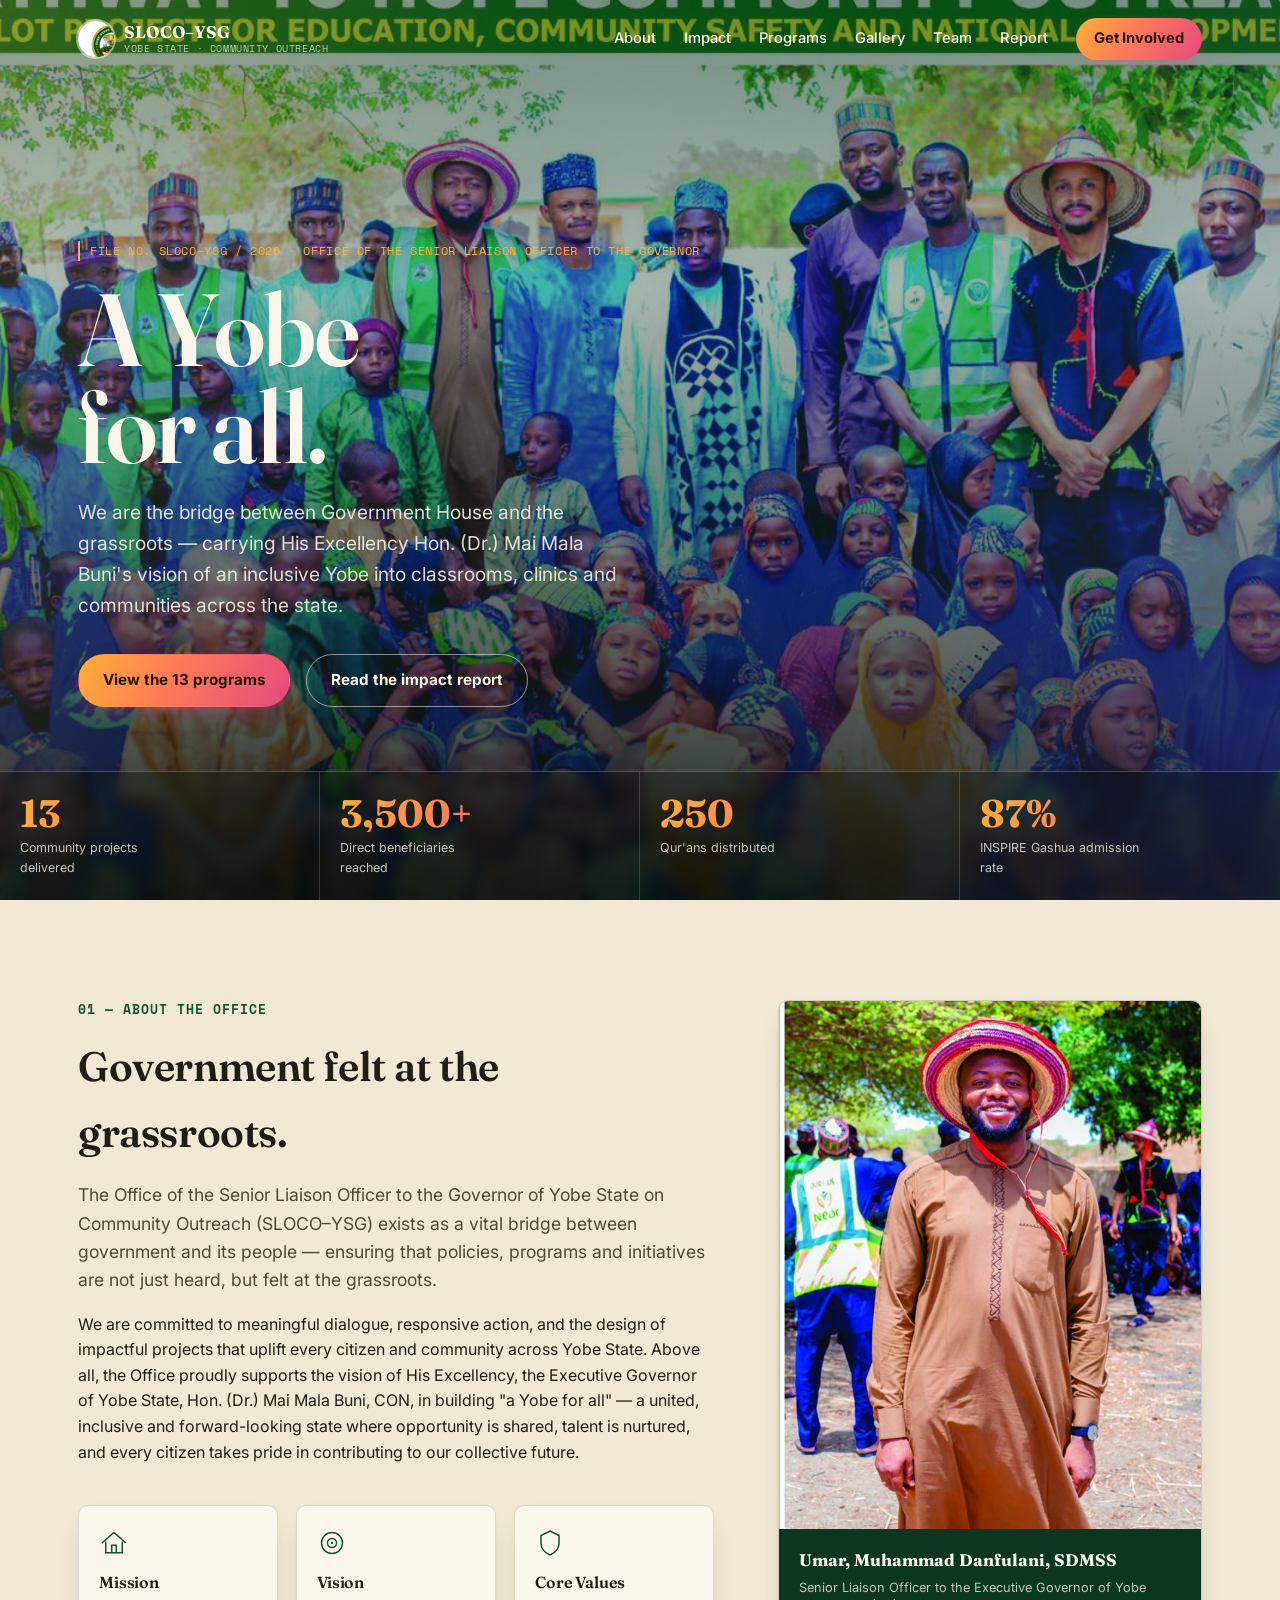
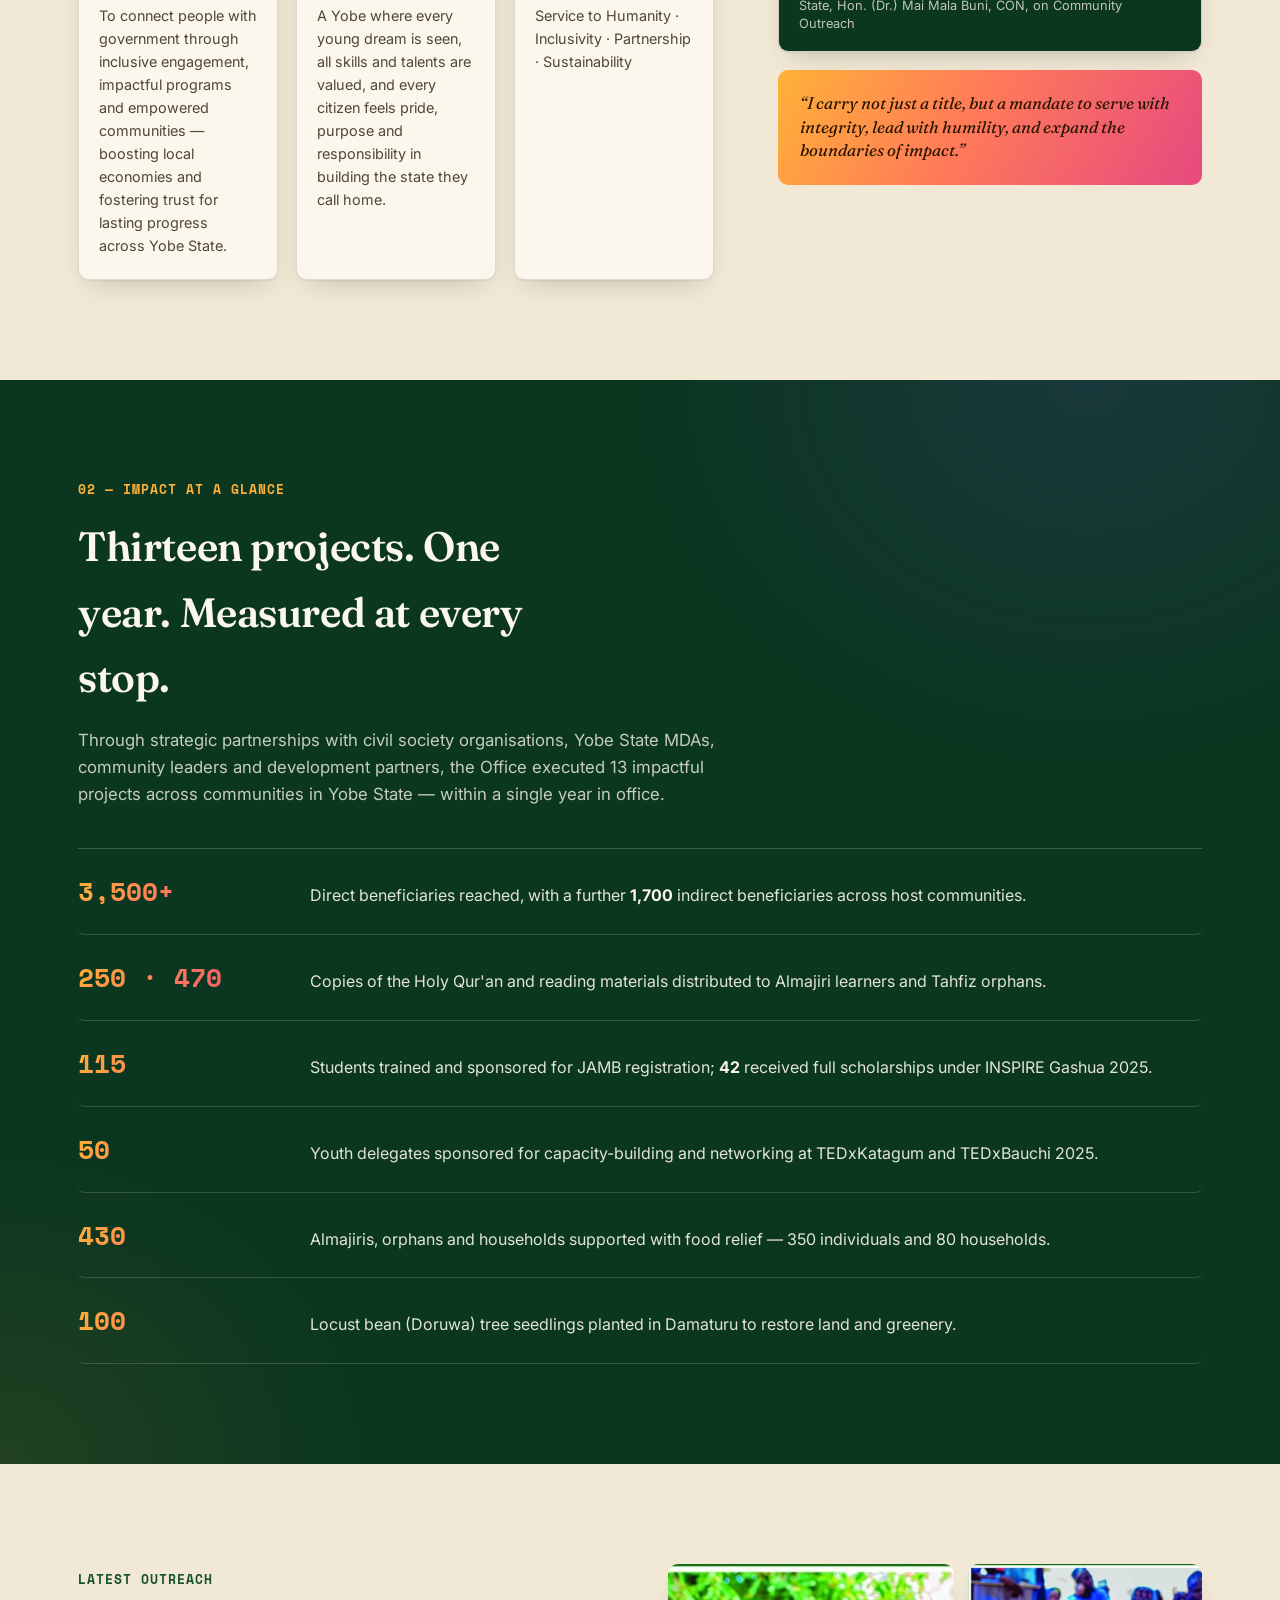
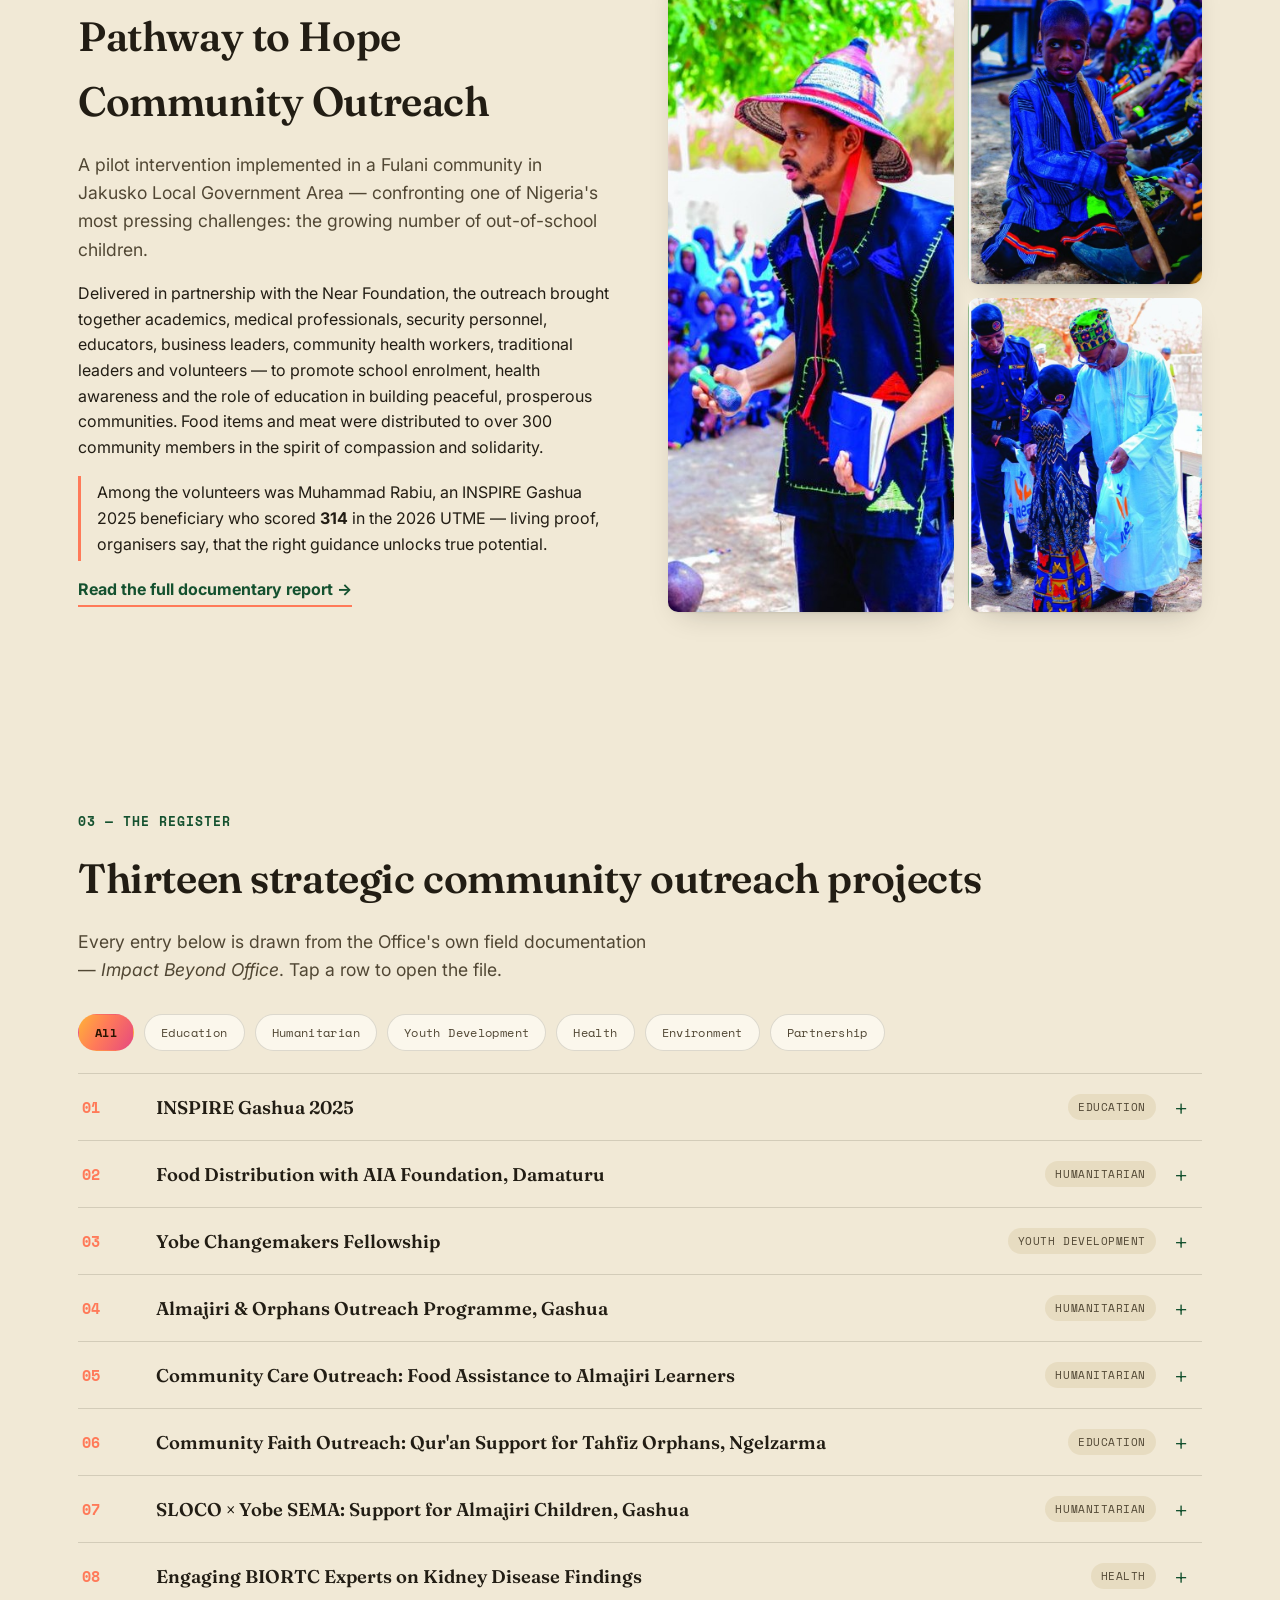
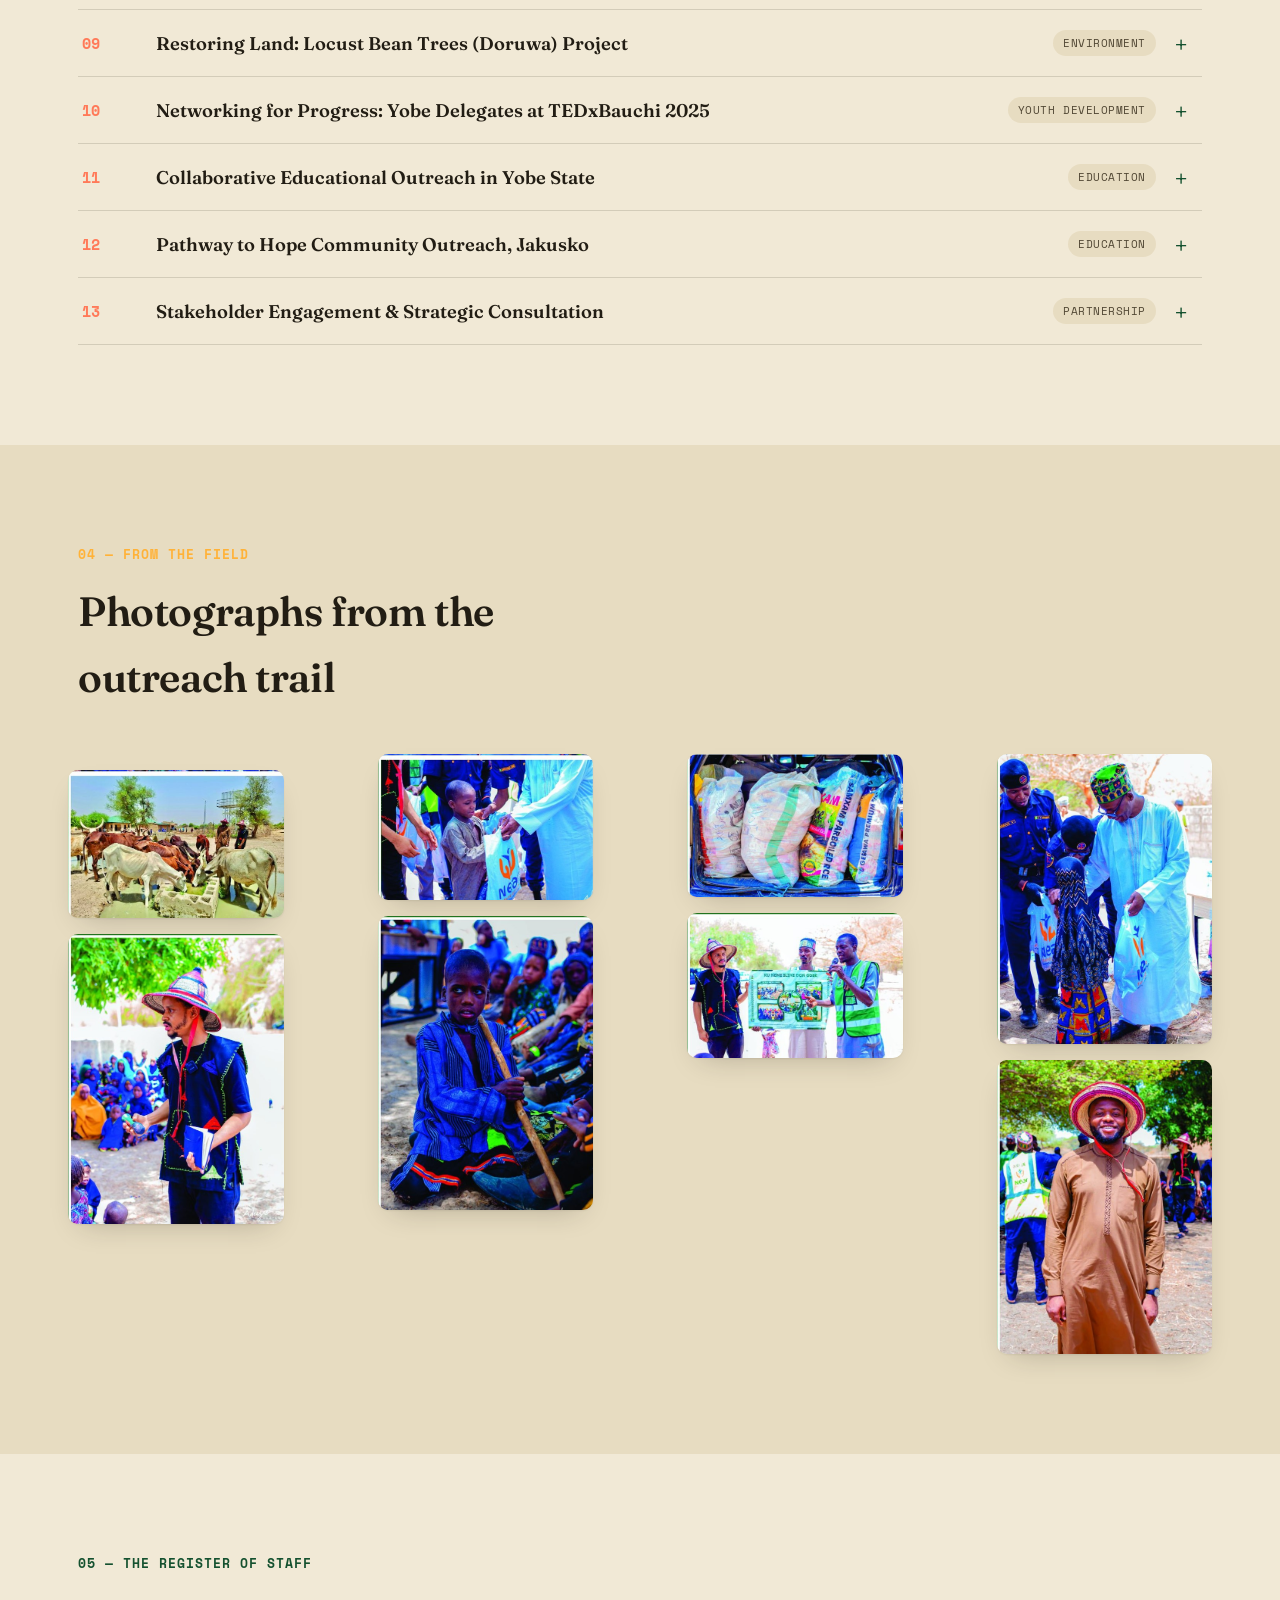
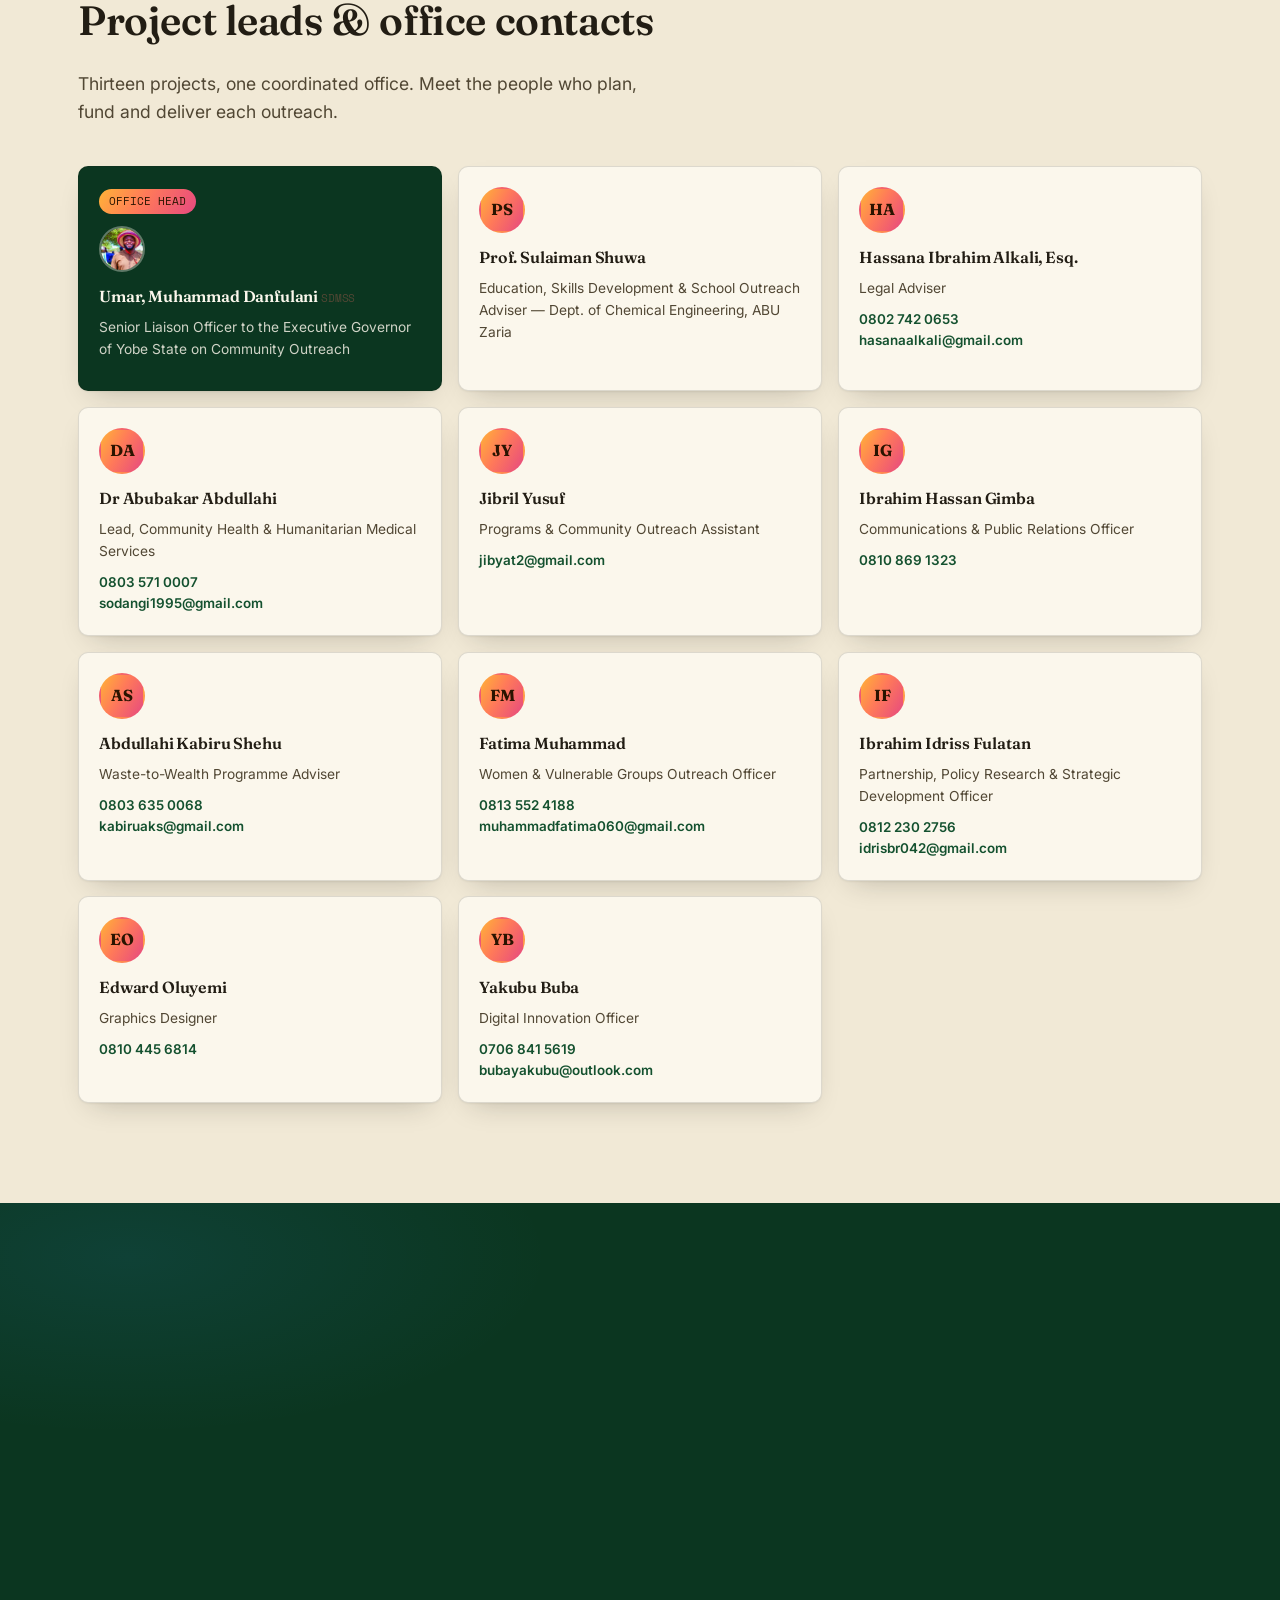
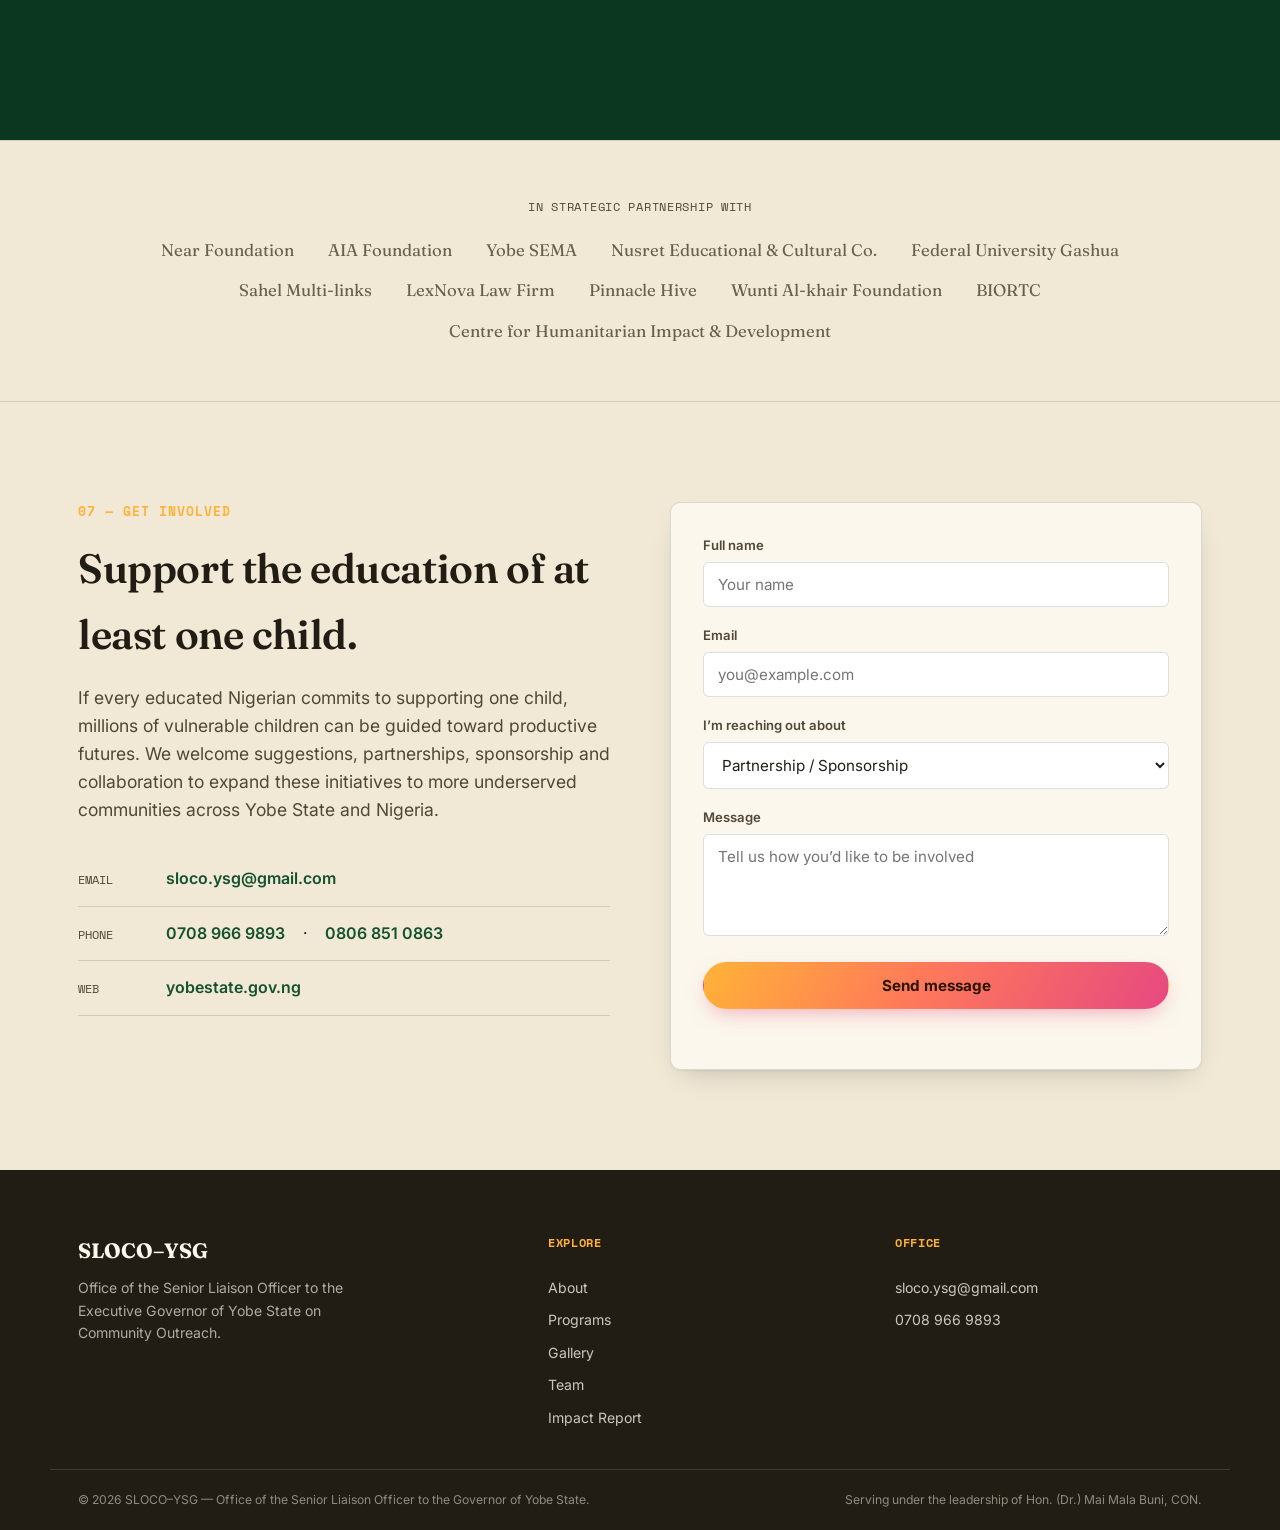
<file: index.html>
<!DOCTYPE html>
<html lang="en">
<head>
<meta charset="UTF-8">
<meta name="viewport" content="width=device-width, initial-scale=1.0">
<title>SLOCO&ndash;YSG</title>
<meta name="description" content="Office of the Senior Liaison Officer to the Executive Governor of Yobe State on Community Outreach (SLOCO-YSG). Bridging government and the grassroots through education, health, humanitarian relief and youth empowerment.">
<link rel="icon" href="favicon.png" type="image/png">
<link rel="preconnect" href="https://fonts.googleapis.com">
<link rel="preconnect" href="https://fonts.gstatic.com" crossorigin>
<link href="https://fonts.googleapis.com/css2?family=Fraunces:ital,opsz,wght@0,9..144,380;0,9..144,480;0,9..144,600;0,9..144,700;1,9..144,460&family=Inter:wght@400;500;600;700;800&family=Space+Mono:wght@400;700&display=swap" rel="stylesheet">
<link rel="stylesheet" href="styles.css">
</head>
<body>

<div class="grain-overlay" aria-hidden="true"></div>
<div class="aurora-bg" aria-hidden="true"><span></span><span></span><span></span></div>

<!-- ============ NAV ============ -->
<header class="site-header" id="siteHeader">
  <div class="nav-wrap">
    <a href="#top" class="brand">
      <img src="" alt="" class="brand-mark" id="brandMark" aria-hidden="true">
      <span class="brand-text">
        <strong id="brandName"></strong>
        <em id="brandSub"></em>
      </span>
    </a>
    <nav class="main-nav" id="mainNav">
      <a href="#about">About</a>
      <a href="#impact">Impact</a>
      <a href="#programs">Programs</a>
      <a href="#gallery">Gallery</a>
      <a href="#team">Team</a>
      <a href="#report">Report</a>
      <a href="#contact" class="nav-cta">Get Involved</a>
    </nav>
    <button class="nav-toggle" id="navToggle" aria-label="Toggle navigation" aria-expanded="false">
      <span></span><span></span><span></span>
    </button>
  </div>
</header>

<!-- ============ HERO ============ -->
<section class="hero" id="top">
  <div class="hero-media">
    <img src="" alt="SLOCO-YSG community outreach">
    <div class="hero-scrim"></div>
  </div>
  <div class="hero-inner" id="hero">
    <p class="dossier-tag"></p>
    <h1 class="hero-title"></h1>
    <p class="hero-sub"></p>
    <div class="hero-actions">
      <a href="#" class="btn btn-primary btn-shine"></a>
      <a href="#" class="btn btn-ghost"></a>
    </div>
  </div>
  <div class="hero-stat-strip" id="heroStats"></div>
</section>

<!-- ============ ABOUT ============ -->
<section class="section about" id="about">
  <div class="section-inner about-grid">
    <div class="about-copy reveal">
      <p class="eyebrow"></p>
      <h2></h2>
      <p class="lede"></p>
      <p class="body-text"></p>
      <div class="mvv-grid"></div>
    </div>
    <aside class="about-figure reveal">
      <figure class="portrait-card">
        <img src="" alt="">
        <figcaption>
          <strong></strong>
          <span></span>
        </figcaption>
      </figure>
      <div class="quote-card"><p></p></div>
    </aside>
  </div>
</section>

<!-- ============ IMPACT LEDGER ============ -->
<section class="section ledger" id="impact">
  <div class="section-inner">
    <p class="eyebrow eyebrow-light"></p>
    <h2 class="ledger-title"></h2>
    <p class="ledger-lede"></p>
    <div class="ledger-table reveal"></div>
  </div>
</section>

<!-- ============ FEATURED PROJECT ============ -->
<section class="section featured" id="featured">
  <div class="section-inner featured-grid">
    <div class="featured-copy reveal">
      <p class="eyebrow"></p>
      <h2></h2>
      <p class="lede"></p>
      <p class="body-text"></p>
      <p class="callout"></p>
      <a href="#" class="text-link"></a>
    </div>
    <div class="featured-gallery reveal"></div>
  </div>
</section>

<!-- ============ PROGRAMS / REGISTER ============ -->
<section class="section programs" id="programs">
  <div class="section-inner">
    <p class="eyebrow"></p>
    <h2></h2>
    <p class="lede lede-narrow"></p>
    <div class="filter-row" id="filterRow"></div>
    <div class="register" id="register"></div>
  </div>
</section>

<!-- ============ GALLERY ============ -->
<section class="section gallery-section" id="gallery">
  <div class="section-inner">
    <p class="eyebrow eyebrow-light"></p>
    <h2 class="gallery-title"></h2>
  </div>
  <div class="gallery-grid reveal" id="galleryGrid"></div>
</section>

<!-- ============ TEAM ============ -->
<section class="section team" id="team">
  <div class="section-inner">
    <p class="eyebrow"></p>
    <h2></h2>
    <p class="lede lede-narrow"></p>
    <div class="team-grid" id="teamGrid"></div>
  </div>
</section>

<!-- ============ REPORT ============ -->
<section class="section report" id="report">
  <div class="section-inner report-grid">
    <div class="report-copy reveal">
      <p class="eyebrow eyebrow-light"></p>
      <h2></h2>
      <p class="lede"></p>
      <p class="body-text"></p>
      <div class="report-actions">
        <a href="#" target="_blank" rel="noopener" class="btn btn-primary btn-shine"></a>
        <span class="report-link-text"></span>
      </div>
    </div>
    <div class="report-visual reveal"><img src="" alt="Impact Beyond Office report cover"></div>
  </div>
</section>

<!-- ============ PARTNERS ============ -->
<section class="section partners">
  <div class="section-inner">
    <p class="partners-label"></p>
    <div class="partners-strip"></div>
  </div>
</section>

<!-- ============ CONTACT ============ -->
<section class="section contact" id="contact">
  <div class="section-inner contact-grid">
    <div class="contact-copy reveal">
      <p class="eyebrow eyebrow-light"></p>
      <h2></h2>
      <p class="lede"></p>
      <ul class="contact-list" id="contactList"></ul>
    </div>
    <form class="contact-form reveal" id="contactForm">
      <div class="form-row">
        <label for="fname">Full name</label>
        <input id="fname" name="name" type="text" required placeholder="Your name">
      </div>
      <div class="form-row">
        <label for="femail">Email</label>
        <input id="femail" name="email" type="email" required placeholder="you@example.com">
      </div>
      <div class="form-row">
        <label for="fsubject">I&rsquo;m reaching out about</label>
        <select id="fsubject" name="subject">
          <option>Partnership / Sponsorship</option>
          <option>Requesting outreach in my community</option>
          <option>Volunteering</option>
          <option>Media enquiry</option>
          <option>Other</option>
        </select>
      </div>
      <div class="form-row">
        <label for="fmessage">Message</label>
        <textarea id="fmessage" name="message" rows="4" required placeholder="Tell us how you&rsquo;d like to be involved"></textarea>
      </div>
      <button type="submit" class="btn btn-primary btn-block btn-shine">Send message</button>
      <p class="form-note" id="formNote" role="status"></p>
    </form>
  </div>
</section>

<!-- ============ FOOTER ============ -->
<footer class="site-footer">
  <div class="section-inner footer-grid">
    <div class="footer-brand">
      <strong id="footerBrandName"></strong>
      <p id="footerTagline"></p>
    </div>
    <div class="footer-links">
      <h4>Explore</h4>
      <a href="#about">About</a>
      <a href="#programs">Programs</a>
      <a href="#gallery">Gallery</a>
      <a href="#team">Team</a>
      <a href="#report">Impact Report</a>
    </div>
    <div class="footer-links">
      <h4>Office</h4>
      <a href="mailto:sloco.ysg@gmail.com">sloco.ysg@gmail.com</a>
      <a href="tel:+2347089669893">0708 966 9893</a>
    </div>
  </div>
  <div class="footer-base">
    <span>&copy; <span id="year"></span> <span id="footerBrandName2">SLOCO&ndash;YSG</span> &mdash; Office of the Senior Liaison Officer to the Governor of Yobe State.</span>
    <span id="footerNote"></span>
  </div>
</footer>

<script src="data-store.js"></script>
<script src="render.js"></script>
</body>
</html>
</file>
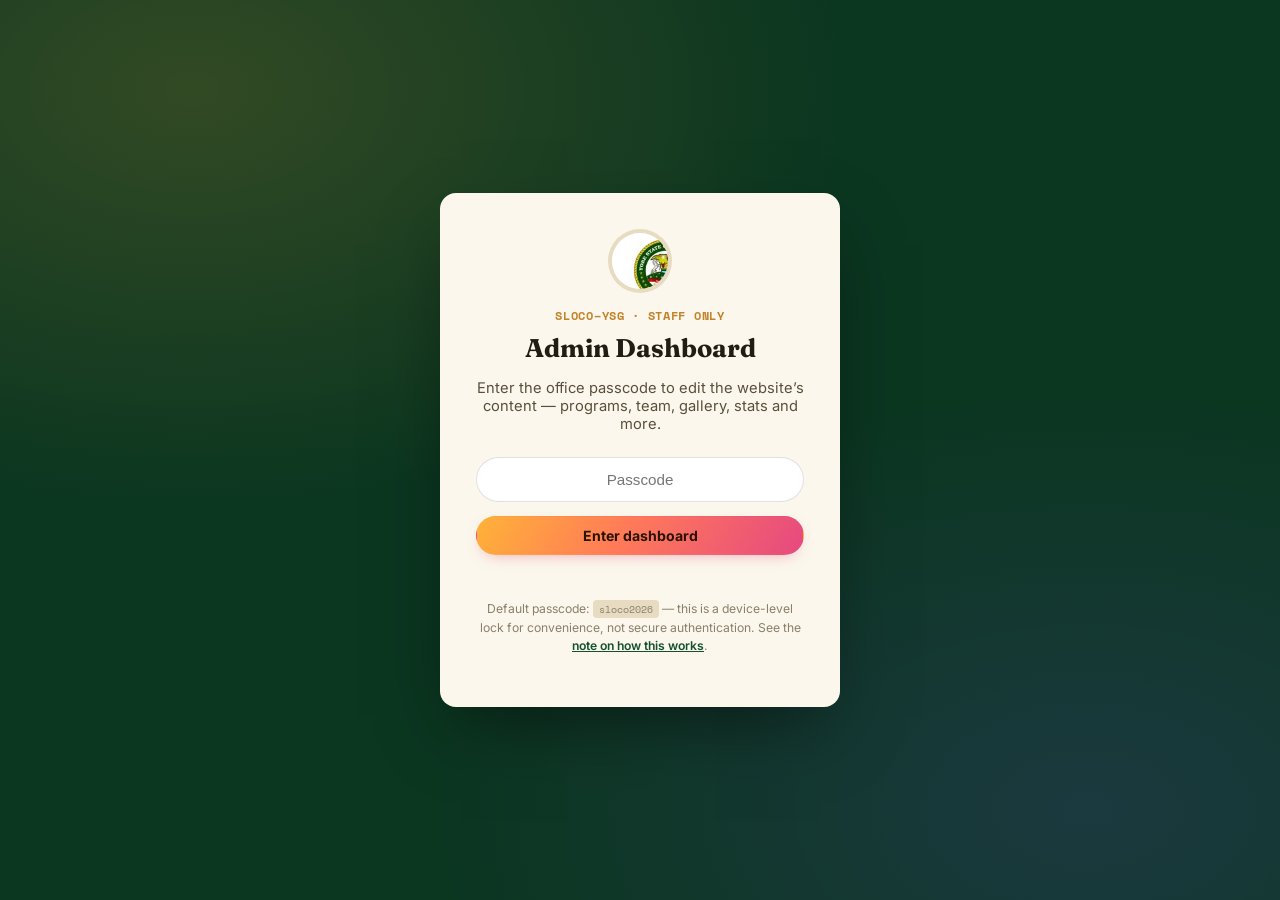
<file: admin.html>
<!DOCTYPE html>
<html lang="en">
<head>
<meta charset="UTF-8">
<meta name="viewport" content="width=device-width, initial-scale=1.0">
<title>SLOCO&ndash;YSG &middot; Admin Dashboard</title>
<link rel="icon" href="favicon.png" type="image/png">
<link rel="preconnect" href="https://fonts.googleapis.com">
<link rel="preconnect" href="https://fonts.gstatic.com" crossorigin>
<link href="https://fonts.googleapis.com/css2?family=Fraunces:opsz,wght@9..144,600;9..144,700&family=Inter:wght@400;500;600;700;800&family=Space+Mono:wght@400;700&display=swap" rel="stylesheet">
<link rel="stylesheet" href="admin.css">
</head>
<body>

<!-- ============ LOGIN GATE ============ -->
<div class="login-screen" id="loginScreen">
  <div class="login-card">
    <div class="login-mark">
      <img src="logo-crop.png" alt="">
    </div>
    <p class="login-eyebrow">SLOCO&ndash;YSG &middot; Staff Only</p>
    <h1>Admin Dashboard</h1>
    <p class="login-copy">Enter the office passcode to edit the website&rsquo;s content &mdash; programs, team, gallery, stats and more.</p>
    <form id="loginForm">
      <input type="password" id="loginPassword" placeholder="Passcode" autocomplete="current-password" required>
      <button type="submit" class="btn btn-primary btn-block btn-shine">Enter dashboard</button>
      <p class="login-error" id="loginError"></p>
    </form>
    <p class="login-hint">Default passcode: <code>sloco2026</code> &mdash; this is a device-level lock for convenience, not secure authentication. See the <a href="#" id="showSecurityNote">note on how this works</a>.</p>
  </div>
</div>

<!-- ============ SECURITY NOTE MODAL ============ -->
<dialog id="securityDialog" class="app-dialog">
  <h2>How this dashboard works</h2>
  <p>This site is static (no server or database), so this dashboard edits content entirely in your browser:</p>
  <ul>
    <li><strong>Save changes</strong> stores your edits in this browser&rsquo;s local storage. The public site, opened in the <em>same browser</em>, will immediately reflect them &mdash; useful for reviewing before you publish.</li>
    <li><strong>Export content.json</strong> downloads your edits as a file. Replace <code>content.json</code> in the website folder (or wherever it&rsquo;s deployed) with this file to make the changes live for every visitor.</li>
    <li>The passcode screen prevents casual editing on a shared device; it is <strong>not</strong> real authentication. For multi-editor or public deployment, wire this dashboard to a real backend (e.g. a small API + database, or a service like Supabase/Firebase) &mdash; ask your developer to connect the same &ldquo;Save&rdquo; action to that instead of local storage.</li>
  </ul>
  <button class="btn btn-primary" id="closeSecurityDialog">Got it</button>
</dialog>

<!-- ============ APP SHELL ============ -->
<div class="app-shell" id="appShell" hidden>

  <aside class="app-sidebar">
    <div class="sidebar-brand">
      <img src="logo-crop.png" alt="">
      <div>
        <strong>SLOCO&ndash;YSG</strong>
        <span>Admin Dashboard</span>
      </div>
    </div>
    <nav class="sidebar-nav" id="sidebarNav"></nav>
    <div class="sidebar-foot">
      <a href="index.html" target="_blank" class="sidebar-view-site">View live site &rarr;</a>
      <button class="sidebar-logout" id="logoutBtn">Log out</button>
    </div>
  </aside>

  <div class="app-main">
    <header class="app-topbar">
      <div class="topbar-title">
        <h1 id="panelTitle">Overview</h1>
        <p id="panelSubtitle"></p>
      </div>
      <div class="topbar-actions">
        <span class="dirty-pill" id="dirtyPill" hidden>Unsaved changes</span>
        <button class="btn btn-outline" id="importBtn">Import JSON</button>
        <input type="file" id="importFile" accept="application/json" hidden>
        <button class="btn btn-outline" id="resetBtn">Reset to shipped</button>
        <button class="btn btn-outline" id="exportBtn">Export content.json</button>
        <button class="btn btn-primary btn-shine" id="saveBtn">Save changes</button>
      </div>
    </header>

    <main class="app-panel" id="appPanel"></main>
  </div>
</div>

<!-- ============ GENERIC ITEM MODAL ============ -->
<dialog id="itemDialog" class="app-dialog item-dialog">
  <form id="itemForm">
    <h2 id="itemDialogTitle">Edit item</h2>
    <div class="item-fields" id="itemFields"></div>
    <div class="dialog-actions">
      <button type="button" class="btn btn-outline" id="itemCancelBtn">Cancel</button>
      <button type="submit" class="btn btn-primary">Save item</button>
    </div>
  </form>
</dialog>

<!-- ============ TOASTS ============ -->
<div class="toast-stack" id="toastStack" aria-live="polite"></div>

<script src="data-store.js"></script>
<script src="admin.js"></script>
</body>
</html>
</file>
<file: styles.css>
/* ===========================================================
   SLOCO–YSG — Design tokens v2
   Palette: Sahel field-dossier, now radiant — deep grass green
   and indigo grounded base, lifted with a living gradient of
   ochre → coral → magenta → indigo used sparingly as energy
   accents (buttons, numerals, glows, the aurora backdrop).
   Type: Fraunces (display) + Inter (body) + Space Mono (data).
   Signature: the numbered "Register" (field ledger of the 13
   projects) + tilting glow cards + a living gradient aurora.
=========================================================== */

:root{
  --sand: #F1E9D6;
  --sand-deep: #E7DCC1;
  --paper: #FBF7EC;
  --ink: #221D14;
  --ink-soft: #514734;
  --green: #14512F;
  --green-deep: #0B3620;
  --green-bright: #1F7A45;
  --indigo: #263A66;
  --indigo-bright: #33499C;
  --ochre: #C1832A;
  --ochre-bright: #DE9F3C;

  /* radiant accent ramp */
  --grad-1: #FFB238;
  --grad-2: #FF7A59;
  --grad-3: #E64980;
  --grad-4: #7C4DFF;
  --grad-5: #33A6FF;
  --gradient-warm: linear-gradient(120deg, var(--grad-1), var(--grad-2) 45%, var(--grad-3) 100%);
  --gradient-cool: linear-gradient(120deg, var(--grad-4), var(--indigo-bright) 55%, var(--grad-5) 100%);
  --gradient-full: linear-gradient(115deg, var(--grad-1) 0%, var(--grad-2) 26%, var(--grad-3) 52%, var(--grad-4) 78%, var(--grad-5) 100%);

  --line: rgba(34,29,20,0.14);
  --line-light: rgba(255,255,255,0.16);

  --font-display: "Fraunces", "Iowan Old Style", ui-serif, Georgia, serif;
  --font-body: "Inter", -apple-system, BlinkMacSystemFont, "Segoe UI", sans-serif;
  --font-mono: "Space Mono", ui-monospace, SFMono-Regular, monospace;

  --container: 1180px;
  --radius: 10px;
  --radius-sm: 6px;
  --shadow-card: 0 1px 2px rgba(34,29,20,0.06), 0 12px 28px -14px rgba(34,29,20,0.28);
  --shadow-card-hover: 0 8px 16px rgba(34,29,20,0.08), 0 28px 50px -18px rgba(34,29,20,0.38);
  --ease-out: cubic-bezier(.16,1,.3,1);
}

*{ box-sizing: border-box; }
html{ scroll-behavior: smooth; }
@media (prefers-reduced-motion: reduce){
  html{ scroll-behavior: auto; }
  *{ animation-duration: 0.01ms !important; animation-iteration-count: 1 !important; transition-duration: 0.01ms !important; }
}

body{
  margin:0;
  background: var(--sand);
  color: var(--ink);
  font-family: var(--font-body);
  font-size: 16px;
  line-height: 1.6;
  -webkit-font-smoothing: antialiased;
  position: relative;
}

img{ max-width:100%; display:block; }
a{ color: inherit; }

::selection{ background: var(--grad-3); color: var(--paper); }

/* subtle paper grain */
.grain-overlay{
  position: fixed; inset:0; pointer-events:none; z-index: 9999;
  opacity: 0.035; mix-blend-mode: multiply;
  background-image: url("data:image/svg+xml,%3Csvg xmlns='http://www.w3.org/2000/svg' width='120' height='120'%3E%3Cfilter id='n'%3E%3CfeTurbulence type='fractalNoise' baseFrequency='0.9' numOctaves='2' stitchTiles='stitch'/%3E%3C/filter%3E%3Crect width='100%25' height='100%25' filter='url(%23n)'/%3E%3C/svg%3E");
}

/* living aurora backdrop — soft, slow, radiant blobs behind key sections */
.aurora-bg{ position: fixed; inset:0; z-index:-1; overflow:hidden; pointer-events:none; }
.aurora-bg span{
  position:absolute; border-radius:50%; filter: blur(90px); opacity: 0.35;
  will-change: transform;
}
.aurora-bg span:nth-child(1){
  width: 46vw; height: 46vw; top: -12vw; left: -10vw;
  background: radial-gradient(circle at 30% 30%, var(--grad-1), transparent 70%);
  animation: float-a 26s ease-in-out infinite;
}
.aurora-bg span:nth-child(2){
  width: 40vw; height: 40vw; top: 20vh; right: -12vw;
  background: radial-gradient(circle at 60% 40%, var(--grad-4), transparent 70%);
  animation: float-b 32s ease-in-out infinite;
}
.aurora-bg span:nth-child(3){
  width: 36vw; height: 36vw; bottom: -14vw; left: 20vw;
  background: radial-gradient(circle at 50% 50%, var(--grad-3), transparent 70%);
  animation: float-c 30s ease-in-out infinite;
}
@keyframes float-a{ 0%,100%{ transform: translate(0,0) scale(1); } 50%{ transform: translate(6vw,8vh) scale(1.15); } }
@keyframes float-b{ 0%,100%{ transform: translate(0,0) scale(1); } 50%{ transform: translate(-7vw,6vh) scale(0.9); } }
@keyframes float-c{ 0%,100%{ transform: translate(0,0) scale(1); } 50%{ transform: translate(5vw,-6vh) scale(1.1); } }

.section-inner{
  max-width: var(--container);
  margin: 0 auto;
  padding: 0 28px;
}

.eyebrow{
  font-family: var(--font-mono);
  font-size: 12.5px;
  letter-spacing: 0.08em;
  text-transform: uppercase;
  color: var(--green);
  margin: 0 0 14px;
  font-weight: 700;
}
.eyebrow-light{ color: var(--grad-1); }

h1,h2,h3{ font-family: var(--font-display); font-weight: 600; margin: 0 0 0.4em; letter-spacing: -0.01em; }
h2{ font-size: clamp(1.9rem, 3.2vw, 2.6rem); }
h3{ font-size: 1.15rem; }
.lede{ font-size: 1.1rem; color: var(--ink-soft); max-width: 62ch; }
.lede-narrow{ max-width: 52ch; }
p{ margin: 0 0 1em; }

/* ===================== BUTTONS ===================== */
.btn{
  display:inline-flex; align-items:center; gap:8px;
  padding: 13px 24px;
  font-family: var(--font-body); font-weight:700; font-size: 0.95rem;
  border-radius: 999px;
  text-decoration: none;
  border: 1.5px solid transparent;
  cursor:pointer;
  transition: transform .25s var(--ease-out), box-shadow .25s var(--ease-out), background .25s ease, border-color .25s ease, color .25s ease;
  position: relative;
}
.btn:hover{ transform: translateY(-2px); }
.btn-primary{
  background: var(--gradient-warm); color: #2A1400;
  box-shadow: 0 8px 22px -8px rgba(230,73,128,0.55);
}
.btn-primary:hover{ box-shadow: 0 14px 30px -10px rgba(230,73,128,0.65); }
.btn-ghost{ background: transparent; color: var(--paper); border-color: rgba(251,247,236,0.55); }
.btn-ghost:hover{ background: rgba(251,247,236,0.12); border-color: var(--paper); }
.btn-block{ width: 100%; justify-content:center; }

.btn-shine{ overflow:hidden; }
.btn-shine::after{
  content:""; position:absolute; top:0; left:-60%; width:40%; height:100%;
  background: linear-gradient(115deg, transparent, rgba(255,255,255,0.55), transparent);
  transform: skewX(-20deg);
  transition: left .7s var(--ease-out);
}
.btn-shine:hover::after{ left: 130%; }

.text-link{
  display:inline-block; font-weight:700; color: var(--green);
  border-bottom: 2px solid var(--grad-2); padding-bottom: 2px;
  text-decoration:none; transition: color .2s ease, border-color .2s ease;
}
.text-link:hover{ color: var(--grad-2); }

/* ===================== NAV ===================== */
.site-header{
  position: fixed; top:0; left:0; right:0; z-index: 500;
  background: transparent;
  transition: background .3s ease, box-shadow .3s ease, padding .3s ease;
  padding: 18px 0;
}
.site-header.is-scrolled{
  background: rgba(241,233,214,0.85);
  backdrop-filter: blur(14px) saturate(1.4);
  box-shadow: 0 1px 0 var(--line);
  padding: 10px 0;
}
.nav-wrap{
  max-width: var(--container); margin:0 auto; padding: 0 28px;
  display:flex; align-items:center; justify-content:space-between;
}
.brand{ display:flex; align-items:center; gap:10px; text-decoration:none; color: var(--paper); }
.site-header.is-scrolled .brand{ color: var(--ink); }
.brand-mark{ width: 36px; height:36px; border-radius:50%; object-fit:cover; box-shadow: 0 0 0 2px rgba(255,255,255,0.5); }
.brand-text{ display:flex; flex-direction:column; line-height:1.15; }
.brand-text strong{ font-family: var(--font-display); font-size: 1.05rem; letter-spacing: 0.01em; }
.brand-text em{ font-style: normal; font-family: var(--font-mono); font-size: 0.62rem; letter-spacing: 0.06em; text-transform: uppercase; opacity: 0.75; }

.main-nav{ display:flex; align-items:center; gap: 28px; }
.main-nav a{
  color: var(--paper); text-decoration:none; font-size: 0.92rem; font-weight:500;
  position:relative; padding: 4px 0;
}
.site-header.is-scrolled .main-nav a{ color: var(--ink); }
.main-nav a:not(.nav-cta)::after{
  content:""; position:absolute; left:0; right:100%; bottom:-2px; height:2px;
  background: var(--gradient-warm);
  transition: right .3s var(--ease-out);
}
.main-nav a:not(.nav-cta):hover::after{ right:0; }
.nav-cta{
  background: var(--gradient-warm); color: #2A1400 !important; padding: 9px 18px !important;
  border-radius: 999px; font-weight:700 !important;
  box-shadow: 0 6px 16px -6px rgba(230,73,128,0.5);
}
.nav-toggle{ display:none; background:none; border:none; width:34px; height:28px; flex-direction:column; justify-content:space-between; cursor:pointer; padding:0; }
.nav-toggle span{ display:block; height:2px; background: var(--paper); border-radius:2px; transition: all .25s ease; }
.site-header.is-scrolled .nav-toggle span{ background: var(--ink); }

/* ===================== HERO ===================== */
.hero{ position:relative; min-height: 100vh; display:flex; flex-direction:column; justify-content:flex-end; overflow:hidden; }
.hero-media{ position:absolute; inset:0; z-index:0; }
.hero-media img{ width:100%; height:100%; object-fit:cover; object-position: center 30%; }
.hero-scrim{
  position:absolute; inset:0;
  background: linear-gradient(180deg, rgba(11,54,32,0.55) 0%, rgba(11,54,32,0.35) 32%, rgba(15,25,17,0.72) 78%, rgba(9,17,11,0.92) 100%);
}
.hero-scrim::after{
  content:""; position:absolute; inset:0;
  background: linear-gradient(115deg, rgba(255,178,56,0.16), transparent 35%, transparent 65%, rgba(124,77,255,0.16));
  mix-blend-mode: screen;
}
.hero-inner{
  position:relative; z-index:2; color: var(--paper);
  max-width: var(--container); margin: 0 auto; width:100%;
  padding: 160px 28px 64px;
}
.dossier-tag{
  font-family: var(--font-mono); font-size: 0.78rem; letter-spacing: 0.05em;
  color: var(--grad-1); text-transform: uppercase; margin: 0 0 20px;
  border-left: 2px solid var(--grad-1); padding-left: 10px;
}
.hero-title{
  font-size: clamp(3rem, 8vw, 6.4rem); line-height: 0.95; margin: 0 0 22px; color: var(--paper);
  font-weight: 600;
}
.hero-sub{ font-size: 1.2rem; max-width: 46ch; color: rgba(251,247,236,0.88); margin-bottom: 34px; }
.hero-actions{ display:flex; gap:16px; flex-wrap:wrap; }

.hero-stat-strip{
  position:relative; z-index:2;
  display:grid; grid-template-columns: repeat(4,1fr);
  border-top: 1px solid rgba(251,247,236,0.22);
  background: rgba(9,17,11,0.35); backdrop-filter: blur(6px);
}
.stat-item{ padding: 22px 20px; border-right: 1px solid rgba(251,247,236,0.16); transition: background .25s ease; }
.stat-item:hover{ background: rgba(255,178,56,0.08); }
.stat-item:last-child{ border-right:none; }
.stat-num{
  display:block; font-family: var(--font-display); font-size: clamp(1.6rem,3vw,2.4rem);
  font-weight:700; line-height:1;
  background: var(--gradient-warm);
  -webkit-background-clip: text; background-clip: text; color: transparent;
}
.stat-label{ display:block; margin-top:6px; font-size: 0.78rem; color: rgba(251,247,236,0.78); max-width: 20ch; }

/* ===================== SECTION GENERIC ===================== */
.section{ padding: 100px 0; position:relative; }

/* ===================== ABOUT ===================== */
.about-grid{ display:grid; grid-template-columns: 1.35fr 0.9fr; gap: 64px; align-items:start; }
.mvv-grid{ display:grid; grid-template-columns: repeat(3,1fr); gap: 18px; margin-top: 40px; }

.mvv-card{
  --tilt-x: 0deg; --tilt-y: 0deg; --glow-x: 50%; --glow-y: 50%;
  background: var(--paper); border: 1px solid var(--line); border-radius: var(--radius);
  padding: 22px 20px; box-shadow: var(--shadow-card);
  position: relative; overflow:hidden;
  transform: perspective(700px) rotateX(var(--tilt-x)) rotateY(var(--tilt-y)) translateY(0);
  transition: transform .35s var(--ease-out), box-shadow .35s var(--ease-out);
}
.mvv-card::before{
  content:""; position:absolute; inset:0; opacity:0; pointer-events:none;
  background: radial-gradient(220px circle at var(--glow-x) var(--glow-y), rgba(255,178,56,0.18), transparent 60%);
  transition: opacity .3s ease;
}
.mvv-card:hover{ box-shadow: var(--shadow-card-hover); transform: perspective(700px) rotateX(var(--tilt-x)) rotateY(var(--tilt-y)) translateY(-4px); }
.mvv-card:hover::before{ opacity:1; }
.mvv-icon{ display:inline-flex; color: var(--green); margin-bottom: 12px; position:relative; }
.mvv-icon svg{ width: 30px; height:30px; }
.mvv-card h3{ font-size: 1rem; margin-bottom: 8px; position:relative; }
.mvv-card p{ font-size: 0.9rem; color: var(--ink-soft); margin:0; position:relative; }

.about-figure{ position:sticky; top: 110px; }
.portrait-card{
  margin:0; border-radius: var(--radius); overflow:hidden; box-shadow: var(--shadow-card);
  border: 1px solid var(--line);
  transition: box-shadow .3s ease;
}
.portrait-card:hover{ box-shadow: var(--shadow-card-hover); }
.portrait-card img{ width:100%; aspect-ratio: 4/5; object-fit:cover; transition: transform .5s var(--ease-out); }
.portrait-card:hover img{ transform: scale(1.04); }
.portrait-card figcaption{ background: var(--green-deep); color: var(--paper); padding: 18px 20px; }
.portrait-card figcaption strong{ display:block; font-family: var(--font-display); font-size: 1.05rem; }
.portrait-card figcaption span{ display:block; font-size: 0.8rem; margin-top:6px; color: rgba(251,247,236,0.75); line-height:1.4; }
.quote-card{
  margin-top: 18px; background: var(--gradient-warm); color: #2A1400;
  padding: 22px 22px; border-radius: var(--radius);
}
.quote-card p{ margin:0; font-family: var(--font-display); font-style: italic; font-size: 1.05rem; line-height:1.4; }

/* ===================== LEDGER (Impact) ===================== */
.ledger{ background: var(--green-deep); color: var(--paper); overflow:hidden; position:relative; }
.ledger::before{
  content:""; position:absolute; inset:0; opacity:0.5;
  background: radial-gradient(60% 60% at 85% 0%, rgba(124,77,255,0.25), transparent 60%),
              radial-gradient(50% 50% at 0% 100%, rgba(255,178,56,0.18), transparent 60%);
  pointer-events:none;
}
.ledger-title{ color: var(--paper); max-width: 18ch; position:relative; }
.ledger-lede{ color: rgba(251,247,236,0.78); max-width: 62ch; font-size: 1.05rem; position:relative; }
.ledger-table{ margin-top: 40px; border-top: 1px solid rgba(251,247,236,0.2); position:relative; }
.ledger-row{
  display:grid; grid-template-columns: 200px 1fr; gap: 32px; align-items:baseline;
  padding: 22px 0; border-bottom: 1px solid rgba(251,247,236,0.16);
  transition: padding-left .3s var(--ease-out), background .3s ease;
  border-radius: var(--radius-sm);
}
.ledger-row:hover{ padding-left: 12px; background: rgba(255,255,255,0.03); }
.ledger-figure{
  font-family: var(--font-mono); font-weight:700; font-size: 1.6rem;
  background: var(--gradient-warm); -webkit-background-clip:text; background-clip:text; color:transparent;
}
.ledger-figure small{ font-size: 1rem; }
.ledger-desc{ font-size: 1rem; color: rgba(251,247,236,0.9); }
.ledger-desc strong{ color: var(--paper); }

/* ===================== FEATURED ===================== */
.featured-grid{ display:grid; grid-template-columns: 1fr 1fr; gap: 56px; align-items:center; }
.callout{
  border-left: 3px solid var(--grad-2); padding: 4px 0 4px 16px; font-size: 1rem;
  color: var(--ink);
}
.featured-gallery{
  display:grid; grid-template-columns: 1.1fr 0.9fr; grid-template-rows: auto auto; gap: 14px;
}
.featured-gallery img{
  border-radius: var(--radius); object-fit:cover; height:100%; box-shadow: var(--shadow-card);
  transition: transform .5s var(--ease-out), box-shadow .35s ease;
}
.featured-gallery img:hover{ transform: translateY(-4px) scale(1.015); box-shadow: var(--shadow-card-hover); }
.fg-a{ grid-column: 1 / 2; grid-row: 1 / 3; }

/* ===================== PROGRAMS / REGISTER ===================== */
.filter-row{ display:flex; flex-wrap:wrap; gap:10px; margin: 30px 0 8px; }
.filter-chip{
  font-family: var(--font-mono); font-size: 0.78rem; letter-spacing: 0.03em;
  padding: 8px 16px; border-radius: 999px; border: 1px solid var(--line);
  background: var(--paper); color: var(--ink-soft); cursor:pointer;
  transition: all .2s var(--ease-out);
}
.filter-chip:hover{ border-color: var(--grad-2); color: var(--grad-2); transform: translateY(-1px); }
.filter-chip.is-active{ background: var(--gradient-warm); color: #2A1400; border-color: transparent; font-weight:700; }

.register{ margin-top: 22px; border-top: 1px solid var(--line); }
.reg-row{ border-bottom: 1px solid var(--line); transition: background .25s ease; }
.reg-row:hover{ background: rgba(193,131,42,0.05); }
.reg-row.is-hidden{ display:none; }
.reg-head{
  width:100%; display:grid; grid-template-columns: 56px 1fr auto 24px; align-items:center; gap: 18px;
  background:none; border:none; text-align:left; cursor:pointer; padding: 20px 4px;
  font-family: var(--font-body); color: var(--ink);
}
.reg-num{ font-family: var(--font-mono); font-size: 0.95rem; color: var(--grad-2); font-weight:700; }
.reg-title{ font-family: var(--font-display); font-size: 1.15rem; font-weight:600; }
.reg-tag{
  font-family: var(--font-mono); font-size: 0.68rem; text-transform:uppercase; letter-spacing:0.05em;
  background: var(--sand-deep); color: var(--ink-soft); padding: 5px 10px; border-radius: 999px; white-space:nowrap;
}
.reg-chevron{ font-size: 1.4rem; color: var(--green); transition: transform .3s var(--ease-out); line-height:1; font-weight:300; }
.reg-head[aria-expanded="true"] .reg-chevron{ transform: rotate(45deg); color: var(--grad-2); }
.reg-body{
  max-height:0; overflow:hidden; transition: max-height .4s var(--ease-out), padding .4s var(--ease-out);
  padding: 0 4px 0 74px;
}
.reg-row.is-open .reg-body{ padding-bottom: 22px; }
.reg-row.is-open{ background: rgba(193,131,42,0.05); }
.reg-body p{ font-size: 0.98rem; color: var(--ink-soft); max-width: 68ch; }
.reg-body p:last-child{ margin-bottom:0; }

/* ===================== GALLERY ===================== */
.gallery-section{ background: var(--sand-deep); }
.gallery-title{ max-width: 20ch; }
.gallery-grid{
  margin-top: 44px; padding: 0 28px;
  columns: 4 220px; column-gap: 14px;
}
.gallery-item{
  margin-bottom:14px; border-radius: var(--radius); overflow:hidden; break-inside: avoid;
  box-shadow: var(--shadow-card); position:relative;
}
.gallery-item img{ width:100%; display:block; transition: transform .5s var(--ease-out); }
.gallery-item::after{
  content:""; position:absolute; inset:0; opacity:0;
  background: linear-gradient(180deg, transparent 55%, rgba(11,54,32,0.55));
  transition: opacity .3s ease;
}
.gallery-item:hover img{ transform: scale(1.06); }
.gallery-item:hover::after{ opacity:1; }

/* ===================== TEAM ===================== */
.team-grid{ margin-top: 40px; display:grid; grid-template-columns: repeat(3,1fr); gap: 16px; }
.team-card{
  --tilt-x: 0deg; --tilt-y: 0deg; --glow-x: 50%; --glow-y: 50%;
  background: var(--paper); border: 1px solid var(--line); border-radius: var(--radius);
  padding: 20px; box-shadow: var(--shadow-card); position:relative; overflow:hidden;
  transform: perspective(700px) rotateX(var(--tilt-x)) rotateY(var(--tilt-y));
  transition: transform .35s var(--ease-out), box-shadow .35s var(--ease-out);
}
.team-card::before{
  content:""; position:absolute; inset:0; opacity:0; pointer-events:none;
  background: radial-gradient(200px circle at var(--glow-x) var(--glow-y), rgba(124,77,255,0.14), transparent 60%);
  transition: opacity .3s ease;
}
.team-card:hover{ box-shadow: var(--shadow-card-hover); transform: perspective(700px) rotateX(var(--tilt-x)) rotateY(var(--tilt-y)) translateY(-3px); }
.team-card:hover::before{ opacity:1; }
.team-avatar{
  width: 46px; height:46px; border-radius:50%; object-fit:cover; margin-bottom:12px;
  border: 2px solid var(--sand-deep); position:relative;
}
.team-avatar-fallback{
  display:flex; align-items:center; justify-content:center;
  background: var(--gradient-warm); color: #2A1400; font-family: var(--font-display);
  font-weight:700; font-size: 1rem; border-color: transparent;
}
.lead-card .team-avatar-fallback{ background: var(--gradient-cool); color: var(--paper); }
.lead-card .team-avatar{ border-color: rgba(251,247,236,0.35); }
.team-card h3{ font-size: 1rem; margin-bottom: 6px; position:relative; }
.team-card h3 small{ font-family: var(--font-mono); font-weight:400; font-size:0.7rem; color: var(--ink-soft); }
.team-card p{ font-size: 0.86rem; color: var(--ink-soft); margin: 0 0 10px; position:relative; }
.team-card a{ display:block; font-size: 0.84rem; color: var(--green); text-decoration:none; font-weight:600; position:relative; }
.team-card a:hover{ text-decoration:underline; color: var(--grad-2); }
.lead-card{ background: var(--green-deep); color: var(--paper); position:relative; }
.lead-card::before{ background: radial-gradient(200px circle at var(--glow-x) var(--glow-y), rgba(255,178,56,0.22), transparent 60%); }
.lead-card h3{ color: var(--paper); }
.lead-card p{ color: rgba(251,247,236,0.82); }
.team-role-tag{
  display:inline-block; font-family: var(--font-mono); font-size:0.68rem; text-transform:uppercase;
  color: #2A1400; background: var(--gradient-warm); padding: 4px 10px; border-radius:999px; margin-bottom: 12px; position:relative;
}

/* ===================== REPORT ===================== */
.report{ background: var(--green-deep); color: var(--paper); position:relative; overflow:hidden; }
.report::before{
  content:""; position:absolute; inset:0; opacity:0.45;
  background: radial-gradient(55% 55% at 10% 10%, rgba(51,166,255,0.22), transparent 60%);
  pointer-events:none;
}
.report-grid{ display:grid; grid-template-columns: 1fr 0.85fr; gap: 56px; align-items:center; position:relative; }
.report .lede{ color: rgba(251,247,236,0.85); }
.report-actions{ display:flex; align-items:center; gap:16px; flex-wrap:wrap; margin-top: 12px; }
.report-link-text{ font-family: var(--font-mono); font-size: 0.85rem; color: var(--grad-1); }
.report-visual img{
  border-radius: var(--radius); box-shadow: 0 30px 60px -20px rgba(0,0,0,0.55);
  transform: rotate(1.5deg);
  transition: transform .4s var(--ease-out);
}
.report-visual:hover img{ transform: rotate(0deg) scale(1.02); }

/* ===================== PARTNERS ===================== */
.partners{ padding: 56px 0; background: var(--sand); border-top:1px solid var(--line); border-bottom:1px solid var(--line); }
.partners-label{ font-family: var(--font-mono); font-size: 0.75rem; text-transform:uppercase; letter-spacing:0.06em; color: var(--ink-soft); margin-bottom: 20px; text-align:center; }
.partners-strip{ display:flex; flex-wrap:wrap; gap: 14px 34px; justify-content:center; }
.partners-strip span{
  font-family: var(--font-display); font-size: 1.05rem; color: var(--ink-soft); opacity:0.85;
  transition: opacity .2s ease, color .2s ease, transform .2s ease; cursor:default;
}
.partners-strip span:hover{ opacity:1; color: var(--grad-2); transform: translateY(-2px); }

/* ===================== CONTACT ===================== */
.contact-grid{ display:grid; grid-template-columns: 1fr 1fr; gap: 60px; align-items:start; }
.contact-list{ list-style:none; padding:0; margin: 28px 0 0; }
.contact-list li{ display:flex; gap: 18px; padding: 14px 0; border-bottom: 1px solid var(--line); align-items:baseline; }
.contact-list li span{ font-family: var(--font-mono); font-size: 0.72rem; text-transform:uppercase; color: var(--ink-soft); width: 70px; flex-shrink:0; }
.contact-list a{ text-decoration:none; font-weight:600; color: var(--green); transition: color .2s ease; }
.contact-list a:hover{ text-decoration:underline; color: var(--grad-2); }

.contact-form{
  background: var(--paper); border: 1px solid var(--line); border-radius: var(--radius);
  padding: 32px; box-shadow: var(--shadow-card);
}
.form-row{ margin-bottom: 18px; }
.form-row label{ display:block; font-size: 0.82rem; font-weight:600; margin-bottom:6px; color: var(--ink-soft); }
.form-row input, .form-row select, .form-row textarea{
  width:100%; padding: 12px 14px; border: 1px solid var(--line); border-radius: var(--radius-sm);
  font-family: var(--font-body); font-size: 0.95rem; background: #fff; color: var(--ink);
  transition: border-color .2s ease, box-shadow .2s ease;
}
.form-row input:focus, .form-row select:focus, .form-row textarea:focus{
  outline: none; border-color: var(--grad-2); box-shadow: 0 0 0 3px rgba(230,73,128,0.15);
}
.form-note{ margin: 12px 0 0; font-size: 0.85rem; color: var(--green); min-height: 1.2em; }

/* ===================== FOOTER ===================== */
.site-footer{ background: var(--ink); color: rgba(251,247,236,0.82); padding: 64px 0 0; }
.footer-grid{ display:grid; grid-template-columns: 1.4fr 1fr 1fr; gap: 40px; padding-bottom: 40px; }
.footer-brand strong{ font-family: var(--font-display); font-size: 1.3rem; color: var(--paper); }
.footer-brand p{ font-size: 0.88rem; max-width: 32ch; margin-top: 10px; color: rgba(251,247,236,0.65); }
.footer-links h4{ font-family: var(--font-mono); font-size: 0.72rem; text-transform:uppercase; letter-spacing:0.06em; color: var(--grad-1); margin: 0 0 14px; }
.footer-links{ display:flex; flex-direction:column; gap: 10px; }
.footer-links a{ font-size: 0.88rem; text-decoration:none; color: rgba(251,247,236,0.78); transition: color .2s ease; }
.footer-links a:hover{ color: var(--grad-1); }
.footer-base{
  border-top: 1px solid rgba(251,247,236,0.14);
  padding: 20px 28px; display:flex; justify-content:space-between; flex-wrap:wrap; gap: 8px;
  font-size: 0.76rem; color: rgba(251,247,236,0.5); max-width: var(--container); margin:0 auto;
}

/* ===================== REVEAL ANIM ===================== */
.reveal{ opacity:0; transform: translateY(18px); transition: opacity .7s var(--ease-out), transform .7s var(--ease-out); }
.reveal.is-visible{ opacity:1; transform:none; }

/* ===================== RESPONSIVE ===================== */
@media (max-width: 980px){
  .about-grid, .featured-grid, .report-grid, .contact-grid{ grid-template-columns: 1fr; }
  .about-figure{ position:static; order:-1; }
  .mvv-grid{ grid-template-columns: 1fr 1fr; }
  .team-grid{ grid-template-columns: repeat(2,1fr); }
  .hero-stat-strip{ grid-template-columns: repeat(2,1fr); }
  .stat-item:nth-child(2){ border-right:none; }
  .stat-item{ border-bottom: 1px solid rgba(251,247,236,0.16); }
  .gallery-grid{ columns: 2 220px; }
}

@media (max-width: 720px){
  .main-nav{
    position:fixed; top:0; right:0; height:100vh; width: min(78vw, 320px);
    background: var(--green-deep); flex-direction:column; align-items:flex-start;
    padding: 100px 28px 40px; gap: 24px;
    transform: translateX(100%); transition: transform .35s var(--ease-out);
  }
  .main-nav.is-open{ transform: translateX(0); }
  .main-nav a{ color: var(--paper); font-size: 1.05rem; }
  .nav-toggle{ display:flex; }
  .nav-toggle.is-open span:nth-child(1){ transform: translateY(7px) rotate(45deg); }
  .nav-toggle.is-open span:nth-child(2){ opacity:0; }
  .nav-toggle.is-open span:nth-child(3){ transform: translateY(-7px) rotate(-45deg); }

  .section{ padding: 64px 0; }
  .mvv-grid{ grid-template-columns: 1fr; }
  .team-grid{ grid-template-columns: 1fr; }
  .ledger-row{ grid-template-columns: 1fr; gap: 6px; }
  .reg-head{ grid-template-columns: 32px 1fr 20px; }
  .reg-tag{ display:none; }
  .reg-body{ padding-left: 40px; }
  .gallery-grid{ columns: 1; }
  .footer-grid{ grid-template-columns: 1fr; }
  .hero-inner{ padding-top: 130px; }
  .aurora-bg span{ filter: blur(60px); }
}

/* Focus visibility */
a:focus-visible, button:focus-visible, input:focus-visible, select:focus-visible, textarea:focus-visible{
  outline: 2px solid var(--grad-2); outline-offset: 2px;
}
</file>
<file: admin.css>
:root{
  --sand: #F1E9D6;
  --sand-deep: #E7DCC1;
  --paper: #FBF7EC;
  --ink: #221D14;
  --ink-soft: #59503C;
  --ink-faint: #8A806A;
  --green: #14512F;
  --green-deep: #0B3620;
  --indigo: #263A66;
  --ochre: #C1832A;
  --grad-1: #FFB238;
  --grad-2: #FF7A59;
  --grad-3: #E64980;
  --grad-4: #7C4DFF;
  --gradient-warm: linear-gradient(120deg, var(--grad-1), var(--grad-2) 45%, var(--grad-3) 100%);
  --line: rgba(34,29,20,0.13);
  --font-display: "Fraunces", ui-serif, Georgia, serif;
  --font-body: "Inter", -apple-system, BlinkMacSystemFont, "Segoe UI", sans-serif;
  --font-mono: "Space Mono", ui-monospace, monospace;
  --radius: 10px;
  --radius-sm: 7px;
  --shadow: 0 1px 2px rgba(34,29,20,0.06), 0 10px 24px -12px rgba(34,29,20,0.25);
  --ease: cubic-bezier(.16,1,.3,1);
}
*{ box-sizing:border-box; }
[hidden]{ display:none !important; }
body{
  margin:0; font-family: var(--font-body); background: var(--sand); color: var(--ink);
  -webkit-font-smoothing: antialiased;
}
button{ font-family: inherit; }
h1,h2,h3{ font-family: var(--font-display); margin:0 0 .3em; }
code{ font-family: var(--font-mono); background: var(--sand-deep); padding: 1px 6px; border-radius: 4px; font-size: 0.85em; }

.btn{
  display:inline-flex; align-items:center; gap:8px; padding: 10px 18px; border-radius: 999px;
  font-weight:700; font-size: 0.88rem; border: 1.5px solid transparent; cursor:pointer;
  transition: transform .2s var(--ease), box-shadow .2s var(--ease), background .2s ease, border-color .2s ease;
  text-decoration:none; white-space:nowrap;
}
.btn:hover{ transform: translateY(-1px); }
.btn-primary{ background: var(--gradient-warm); color:#2A1400; box-shadow: 0 6px 16px -8px rgba(230,73,128,0.55); }
.btn-outline{ background: var(--paper); color: var(--ink-soft); border-color: var(--line); }
.btn-outline:hover{ border-color: var(--ochre); color: var(--ink); }
.btn-block{ width:100%; justify-content:center; }
.btn-danger{ background:#fff; color:#B4362F; border-color:#EAC3BF; }
.btn-danger:hover{ background:#FDF1F0; }
.btn-sm{ padding: 6px 12px; font-size: 0.78rem; }
.btn-shine{ position:relative; overflow:hidden; }
.btn-shine::after{
  content:""; position:absolute; top:0; left:-60%; width:40%; height:100%;
  background: linear-gradient(115deg, transparent, rgba(255,255,255,0.55), transparent);
  transform: skewX(-20deg); transition: left .6s var(--ease);
}
.btn-shine:hover::after{ left:130%; }
.icon-btn{
  width:32px; height:32px; border-radius:8px; border:1px solid var(--line); background:#fff;
  display:inline-flex; align-items:center; justify-content:center; cursor:pointer; color: var(--ink-soft);
  transition: all .15s ease;
}
.icon-btn:hover{ border-color: var(--ochre); color: var(--ink); }
.icon-btn.danger:hover{ border-color:#B4362F; color:#B4362F; background:#FDF1F0; }

/* ===================== LOGIN ===================== */
.login-screen{
  min-height:100vh; display:flex; align-items:center; justify-content:center; padding: 24px;
  background: radial-gradient(1100px 700px at 15% 10%, rgba(255,178,56,0.16), transparent 60%),
              radial-gradient(1100px 700px at 85% 90%, rgba(124,77,255,0.14), transparent 60%),
              var(--green-deep);
}
.login-card{
  background: var(--paper); border-radius: 16px; padding: 40px 36px; max-width: 400px; width:100%;
  box-shadow: 0 30px 70px -20px rgba(0,0,0,0.5); text-align:center;
}
.login-mark img{ width:56px; height:56px; border-radius:50%; margin: 0 auto 18px; display:block; box-shadow: 0 0 0 4px var(--sand-deep); }
.login-eyebrow{ font-family: var(--font-mono); font-size: 0.72rem; text-transform:uppercase; letter-spacing:0.06em; color: var(--ochre); margin:0 0 8px; font-weight:700; }
.login-card h1{ font-size: 1.6rem; margin-bottom: 10px; }
.login-copy{ color: var(--ink-soft); font-size: 0.92rem; margin-bottom: 24px; }
#loginForm input{
  width:100%; padding: 13px 16px; border-radius: 999px; border: 1.5px solid var(--line);
  font-size: 0.95rem; margin-bottom: 14px; text-align:center; background:#fff;
}
#loginForm input:focus{ outline:none; border-color: var(--grad-2); box-shadow: 0 0 0 3px rgba(230,73,128,0.15); }
.login-error{ color:#B4362F; font-size: 0.82rem; min-height: 1.2em; margin: 10px 0 0; }
.login-hint{ font-size: 0.76rem; color: var(--ink-faint); margin-top: 20px; line-height:1.5; }
.login-hint a{ color: var(--green); font-weight:600; }

/* ===================== APP SHELL ===================== */
.app-shell{ display:flex; min-height:100vh; }
.app-sidebar{
  width: 250px; flex-shrink:0; background: var(--green-deep); color: var(--paper);
  display:flex; flex-direction:column; position:sticky; top:0; height:100vh;
}
.sidebar-brand{ display:flex; align-items:center; gap:10px; padding: 22px 20px; border-bottom: 1px solid rgba(251,247,236,0.12); }
.sidebar-brand img{ width:34px; height:34px; border-radius:50%; }
.sidebar-brand strong{ display:block; font-family: var(--font-display); font-size: 1rem; }
.sidebar-brand span{ display:block; font-family: var(--font-mono); font-size: 0.62rem; text-transform:uppercase; letter-spacing:0.05em; opacity:0.7; }

.sidebar-nav{ flex:1; overflow-y:auto; padding: 14px 10px; }
.sidebar-group{
  font-family: var(--font-mono); font-size: 0.64rem; text-transform:uppercase; letter-spacing:0.08em;
  color: rgba(251,247,236,0.42); padding: 16px 14px 6px;
}
.sidebar-group:first-child{ padding-top: 4px; }
.sidebar-link{
  display:flex; align-items:center; gap:10px; width:100%; text-align:left; padding: 11px 14px; border-radius: 9px;
  background:none; border:none; color: rgba(251,247,236,0.75); font-size: 0.88rem; cursor:pointer;
  margin-bottom: 3px; transition: background .18s ease, color .18s ease;
}
.sidebar-link .dot{ width:6px; height:6px; border-radius:50%; background: currentColor; opacity:0.5; flex-shrink:0; }
.sidebar-link:hover{ background: rgba(251,247,236,0.07); color: var(--paper); }
.sidebar-link.is-active{ background: rgba(255,178,56,0.14); color: var(--grad-1); font-weight:700; }
.sidebar-link.is-active .dot{ background: var(--gradient-warm); opacity:1; }

.sidebar-foot{ padding: 16px 20px 20px; border-top: 1px solid rgba(251,247,236,0.12); display:flex; flex-direction:column; gap:10px; }
.sidebar-view-site{ color: var(--grad-1); font-size: 0.84rem; text-decoration:none; font-weight:600; }
.sidebar-logout{ background:none; border: 1px solid rgba(251,247,236,0.25); color: rgba(251,247,236,0.75); padding: 8px 14px; border-radius: 999px; font-size: 0.8rem; cursor:pointer; }
.sidebar-logout:hover{ border-color: var(--paper); color: var(--paper); }

.app-main{ flex:1; min-width:0; }
.app-topbar{
  position:sticky; top:0; z-index:20; background: rgba(241,233,214,0.92); backdrop-filter: blur(10px);
  border-bottom: 1px solid var(--line); padding: 18px 32px; display:flex; align-items:center; justify-content:space-between; gap: 20px; flex-wrap:wrap;
}
.topbar-title h1{ font-size: 1.4rem; }
.topbar-title p{ margin: 2px 0 0; color: var(--ink-soft); font-size: 0.85rem; }
.topbar-actions{ display:flex; align-items:center; gap:10px; flex-wrap:wrap; }
.dirty-pill{
  font-family: var(--font-mono); font-size: 0.72rem; text-transform:uppercase; letter-spacing:0.04em;
  background: #FFF1DC; color: #9A5B00; border: 1px solid #F3D9A8; padding: 6px 12px; border-radius: 999px;
}

.app-panel{ padding: 32px; max-width: 980px; }

/* ===================== FORM ELEMENTS ===================== */
.field-card{ background: var(--paper); border: 1px solid var(--line); border-radius: var(--radius); padding: 24px 26px; margin-bottom: 20px; box-shadow: var(--shadow); }
.field-card h3{ font-size: 1rem; margin-bottom: 4px; }
.field-card .card-hint{ color: var(--ink-faint); font-size: 0.82rem; margin-bottom: 18px; }
.field-grid{ display:grid; grid-template-columns: repeat(auto-fit, minmax(220px,1fr)); gap: 16px; }
.field{ display:flex; flex-direction:column; gap:6px; margin-bottom: 16px; }
.field:last-child{ margin-bottom:0; }
.field label{ font-size: 0.8rem; font-weight:700; color: var(--ink-soft); }
.field .field-note{ font-size: 0.74rem; color: var(--ink-faint); margin-top:-2px; }
.field input[type="text"], .field input[type="number"], .field input[type="email"],
.field input[type="tel"], .field input[type="url"], .field textarea, .field select{
  width:100%; padding: 11px 13px; border: 1px solid var(--line); border-radius: var(--radius-sm);
  font-family: inherit; font-size: 0.92rem; background:#fff; color: var(--ink);
}
.field textarea{ resize: vertical; min-height: 84px; font-family: var(--font-body); }
.field input:focus, .field textarea:focus, .field select:focus{
  outline:none; border-color: var(--grad-2); box-shadow: 0 0 0 3px rgba(230,73,128,0.13);
}
.field-checkbox{ flex-direction:row; align-items:center; gap:8px; }
.field-checkbox input{ width:16px; height:16px; }
.checkbox-row{ display:flex; align-items:center; gap:8px; }

.chip-select{ display:flex; flex-wrap:wrap; gap:8px; }
.chip-select label{
  display:flex; align-items:center; gap:6px; font-size: 0.8rem; font-weight:600; color: var(--ink-soft);
  background: var(--sand-deep); padding: 6px 12px; border-radius:999px; cursor:pointer; border: 1px solid transparent;
}
.chip-select input{ accent-color: var(--grad-2); }
.chip-select input:checked + span{ color: var(--ink); }

/* image field with preview + upload */
.image-field{ display:flex; gap:14px; align-items:flex-start; }
.image-field .preview{
  width: 84px; height: 84px; border-radius: 10px; overflow:hidden; background: var(--sand-deep);
  flex-shrink:0; display:flex; align-items:center; justify-content:center; border: 1px solid var(--line);
}
.image-field .preview img{ width:100%; height:100%; object-fit:cover; }
.image-field-controls{ flex:1; display:flex; flex-direction:column; gap:8px; }

/* ===================== LIST / TABLE EDITOR ===================== */
.list-toolbar{ display:flex; justify-content:space-between; align-items:center; margin-bottom: 14px; gap:12px; flex-wrap:wrap; }
.list-toolbar h3{ margin:0; }
.item-list{ display:flex; flex-direction:column; gap: 10px; }
.item-row{
  display:flex; align-items:center; gap: 14px; background: var(--paper); border:1px solid var(--line);
  border-radius: var(--radius-sm); padding: 12px 14px; box-shadow: var(--shadow); cursor:grab;
}
.item-row.is-dragging{ opacity:0.4; }
.item-row .drag-handle{ color: var(--ink-faint); font-size: 1rem; cursor:grab; user-select:none; }
.item-row .item-thumb{ width:44px; height:44px; border-radius:8px; object-fit:cover; flex-shrink:0; background: var(--sand-deep); }
.item-row .item-info{ flex:1; min-width:0; }
.item-row .item-info strong{ display:block; font-size: 0.92rem; }
.item-row .item-info span{ display:block; font-size: 0.78rem; color: var(--ink-faint); margin-top:2px; overflow:hidden; text-overflow:ellipsis; white-space:nowrap; }
.item-row .item-tag{
  font-family: var(--font-mono); font-size: 0.66rem; text-transform:uppercase; background: var(--sand-deep);
  color: var(--ink-soft); padding: 3px 9px; border-radius:999px; flex-shrink:0;
}
.item-row .item-actions{ display:flex; gap:6px; flex-shrink:0; }
.empty-state{ text-align:center; padding: 40px 20px; color: var(--ink-faint); font-size: 0.9rem; border: 1.5px dashed var(--line); border-radius: var(--radius); }

/* simple string-list (partners, categories) */
.tag-list{ display:flex; flex-wrap:wrap; gap:8px; margin-bottom: 14px; }
.tag-pill{ display:flex; align-items:center; gap:6px; background: var(--sand-deep); padding: 6px 8px 6px 14px; border-radius:999px; font-size: 0.84rem; }
.tag-pill button{ background:none; border:none; cursor:pointer; color: var(--ink-faint); font-size: 1rem; line-height:1; padding: 2px; }
.tag-pill button:hover{ color:#B4362F; }
.tag-add{ display:flex; gap:8px; }
.tag-add input{ flex:1; padding: 9px 13px; border-radius:999px; border:1px solid var(--line); font-size:0.88rem; }

/* ===================== OVERVIEW ===================== */
.overview-grid{ display:grid; grid-template-columns: repeat(auto-fit, minmax(200px,1fr)); gap: 16px; margin-bottom: 28px; }
.overview-card{
  background: var(--paper); border: 1px solid var(--line); border-radius: var(--radius); padding: 20px;
  box-shadow: var(--shadow);
}
.overview-card .num{ font-family: var(--font-display); font-size: 2.1rem; font-weight:700;
  background: var(--gradient-warm); -webkit-background-clip:text; background-clip:text; color:transparent; }
.overview-card .lbl{ font-size: 0.84rem; color: var(--ink-soft); margin-top:4px; }
.overview-links{ display:grid; grid-template-columns: repeat(auto-fit, minmax(210px,1fr)); gap: 12px; }
.overview-link{
  display:block; background: var(--paper); border:1px solid var(--line); border-radius: var(--radius-sm);
  padding: 16px 18px; text-decoration:none; color: var(--ink); transition: all .2s var(--ease); cursor:pointer;
}
.overview-link:hover{ border-color: var(--grad-2); transform: translateY(-2px); box-shadow: var(--shadow); }
.overview-link strong{ display:block; font-size:0.94rem; margin-bottom:3px; }
.overview-link span{ font-size:0.78rem; color: var(--ink-faint); }

/* ===================== DIALOG ===================== */
.app-dialog{
  border:none; border-radius: 16px; padding: 30px 32px; max-width: 480px; width: 92vw;
  box-shadow: 0 40px 90px -20px rgba(0,0,0,0.45); font-family: var(--font-body); color: var(--ink);
}
.app-dialog::backdrop{ background: rgba(11,54,32,0.55); backdrop-filter: blur(3px); }
.app-dialog h2{ font-size: 1.2rem; margin-bottom: 14px; }
.app-dialog ul{ padding-left: 20px; color: var(--ink-soft); font-size: 0.9rem; line-height:1.6; }
.app-dialog li{ margin-bottom: 8px; }
.item-dialog{ max-width: 560px; max-height: 86vh; overflow-y:auto; }
.item-fields{ display:flex; flex-direction:column; gap:2px; }
.dialog-actions{ display:flex; justify-content:flex-end; gap:10px; margin-top: 22px; }

/* ===================== TOASTS ===================== */
.toast-stack{ position:fixed; bottom:22px; right:22px; z-index:999; display:flex; flex-direction:column; gap:10px; }
.toast{
  background: var(--green-deep); color: var(--paper); padding: 13px 20px; border-radius: 10px;
  font-size: 0.88rem; box-shadow: 0 14px 30px -10px rgba(0,0,0,0.4);
  animation: toast-in .3s var(--ease);
  display:flex; align-items:center; gap:10px;
}
.toast.is-error{ background:#B4362F; }
@keyframes toast-in{ from{ opacity:0; transform: translateY(10px);} to{ opacity:1; transform:none; } }

/* ===================== RESPONSIVE ===================== */
@media (max-width: 860px){
  .app-shell{ flex-direction:column; }
  .app-sidebar{ width:100%; height:auto; position:relative; flex-direction:row; align-items:center; overflow-x:auto; }
  .sidebar-brand{ border-bottom:none; border-right:1px solid rgba(251,247,236,0.12); }
  .sidebar-nav{ display:flex; padding:10px; }
  .sidebar-link{ white-space:nowrap; margin-bottom:0; }
  .sidebar-foot{ display:none; }
  .app-topbar{ padding: 16px 18px; }
  .app-panel{ padding: 20px 18px; }
}
</file>
